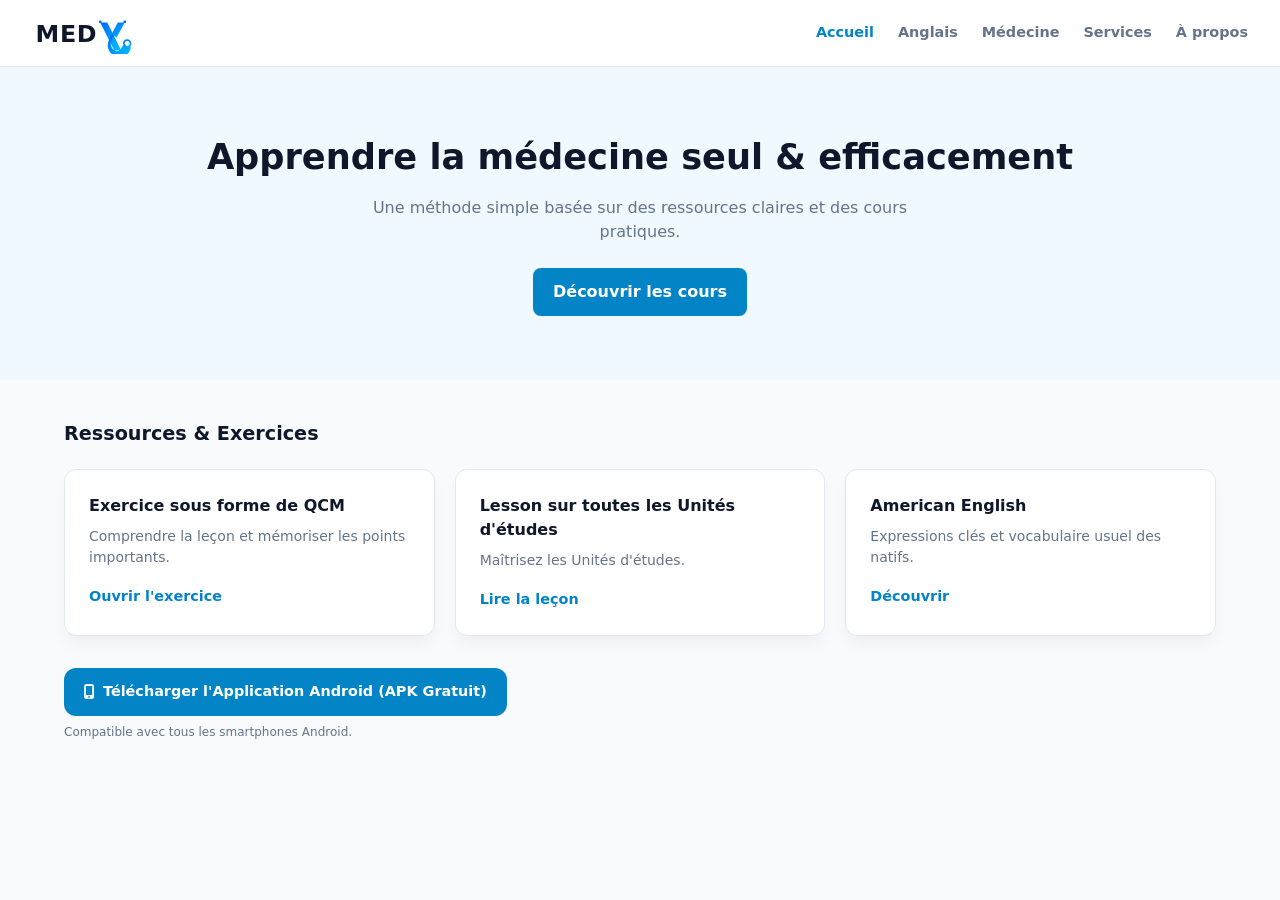
<file: index.htm>
<!DOCTYPE html>
<html lang="fr">
<head>
  <meta charset="UTF-8">
  <meta name="viewport" content="width=device-width, initial-scale=1.0">
  <title>MedX - Apprendre la médecine seul & efficacement avec MedX</title>
  <!-- FontAwesome pour les icônes de la page -->
  <link href="https://cdnjs.cloudflare.com/ajax/libs/font-awesome/6.0.0/css/all.min.css" rel="stylesheet">

  <style>
    :root {
      --primary: #0284c7;
      --primary-dark: #0369a1;
      --bg-main: #f8fafc;
      --surface: #ffffff;
      --text-main: #0f172a;
      --text-muted: #64748b;
      --border: #e2e8f0;
      --shadow: 0 10px 15px -3px rgba(0,0,0,0.05);
      --radius: 12px;
    }

    * { box-sizing: border-box; margin: 0; padding: 0; font-family: 'Segoe UI', system-ui, -apple-system, sans-serif; }
    body { background: var(--bg-main); color: var(--text-main); line-height: 1.5; }

    /* En-tête / Navigation */
    header {
      background: var(--surface);
      border-bottom: 1px solid var(--border);
      padding: 0.75rem 2rem;
      display: flex;
      justify-content: space-between;
      align-items: center;
      position: sticky;
      top: 0;
      z-index: 100;
    }

    /* Style du conteneur du Logo SVG */
    .brand-logo-svg {
      display: flex;
      align-items: center;
      text-decoration: none;
      height: 42px;
      transition: opacity 0.2s ease;
    }
    .brand-logo-svg:hover {
      opacity: 0.9;
    }
    .brand-logo-svg svg {
      height: 100%;
      width: auto;
    }

    /* Liens de Navigation */
    .nav-links {
      display: flex;
      gap: 1.5rem;
    }

    .nav-links a {
      text-decoration: none;
      color: var(--text-muted);
      font-size: 0.9rem;
      font-weight: 600;
      transition: color 0.2s;
    }

    .nav-links a:hover,
    .nav-links a.active {
      color: var(--primary);
    }

    /* Hero Section */
    .hero {
      background: #f0f9ff;
      padding: 4rem 1.5rem;
      text-align: center;
    }
    .hero h1 { font-size: 2.2rem; margin-bottom: 0.75rem; color: var(--text-main); font-weight: 800; }
    .hero p { color: var(--text-muted); max-width: 600px; margin: 0 auto 1.5rem auto; }
    .btn-hero {
      background: var(--primary);
      color: white;
      text-decoration: none;
      padding: 0.75rem 1.25rem;
      border-radius: 8px;
      font-weight: 600;
      display: inline-block;
      transition: background 0.2s;
    }
    .btn-hero:hover { background: var(--primary-dark); }

    /* Section Ressources */
    .container { max-width: 1200px; margin: 2.5rem auto; padding: 0 1.5rem; }
    .section-title { font-size: 1.2rem; font-weight: 700; margin-bottom: 1.25rem; }
    
    .grid-cards {
      display: grid;
      grid-template-columns: repeat(auto-fit, minmax(280px, 1fr));
      gap: 1.25rem;
      margin-bottom: 2rem;
    }

    .card {
      background: var(--surface);
      border: 1px solid var(--border);
      border-radius: var(--radius);
      padding: 1.5rem;
      box-shadow: var(--shadow);
    }
    .card h3 { font-size: 1rem; font-weight: 700; margin-bottom: 0.5rem; }
    .card p { font-size: 0.875rem; color: var(--text-muted); margin-bottom: 1rem; }
    .card a { color: var(--primary); font-weight: 600; text-decoration: none; font-size: 0.9rem; }
    .card a:hover { text-decoration: underline; }

    /* Bouton Téléchargement App */
    .btn-app {
      background: var(--primary);
      color: white;
      text-decoration: none;
      padding: 0.85rem 1.25rem;
      border-radius: 12px;
      font-weight: 700;
      font-size: 0.9rem;
      display: inline-flex;
      align-items: center;
      gap: 0.5rem;
      transition: background 0.2s;
    }
    .btn-app:hover { background: var(--primary-dark); }
    .app-note { font-size: 0.75rem; color: var(--text-muted); margin-top: 0.4rem; }
  </style>
</head>
<body>

  <!-- BARRE DE NAVIGATION AVEC LOGO VECTORIEL MEDX -->
  <header>
    <a href="index.html" class="brand-logo-svg" title="MedX Accueil">
      <svg xmlns="http://www.w3.org/2000/svg" viewBox="0 0 320 120">
        <defs>
          <linearGradient id="medGradient" x1="0%" y1="0%" x2="100%" y2="100%">
            <stop offset="0%" stop-color="#0066FF" />
            <stop offset="100%" stop-color="#00C6FF" />
          </linearGradient>
        </defs>

        <!-- Texte MED -->
        <text x="10" y="85" font-family="'Segoe UI', Roboto, sans-serif" font-size="68" font-weight="800" fill="#0F172A" letter-spacing="2">
          MED
        </text>

        <!-- X Vectoriel Stéthoscope -->
        <g transform="translate(170, 10)">
          <!-- Branche gauche du X -->
          <path d="M 25 20 L 45 20 L 85 100 L 65 100 Z" fill="url(#medGradient)" />
          
          <!-- Branche droite du X -->
          <path d="M 75 20 L 58 53 L 72 63 L 95 20 Z" fill="url(#medGradient)" />
          
          <!-- Boucle stéthoscope -->
          <path d="M 58 53 C 45 75 40 95 60 112 C 75 125 100 120 110 100 C 115 90 110 80 100 80 C 90 80 88 92 82 98 C 75 105 65 102 58 92 C 52 82 55 70 65 58 Z" fill="url(#medGradient)" />

          <!-- Pavillon du stéthoscope -->
          <circle cx="102" cy="80" r="12" fill="url(#medGradient)" />
          <circle cx="102" cy="80" r="7" fill="#FFFFFF" />
          
          <!-- Embouts auriculaires -->
          <circle cx="25" cy="18" r="4" fill="#0066FF" />
          <circle cx="95" cy="18" r="4" fill="#0066FF" />
        </g>
      </svg>
    </a>

    <nav class="nav-links">
      <a href="index.html" class="active">Accueil</a>
      <a href="anglais.html">Anglais</a>
      <a href="medecine.html">Médecine</a>
      <a href="contact.html">Services</a>
      <a href="un propos.html">À propos</a>
    </nav>
  </header>

  <!-- HERO SECTION -->
  <section class="hero">
    <h1>Apprendre la médecine seul & efficacement</h1>
    <p>Une méthode simple basée sur des ressources claires et des cours pratiques.</p>
    <a href="medecine.html" class="btn-hero">Découvrir les cours</a>
  </section>

  <!-- CONTENU PRINCIPAL -->
  <main class="container">
    <h2 class="section-title">Ressources & Exercices</h2>

    <div class="grid-cards">
      <div class="card">
        <h3>Exercice sous forme de QCM</h3>
        <p>Comprendre la leçon et mémoriser les points importants.</p>
        <a href="#">Ouvrir l'exercice</a>
      </div>

      <div class="card">
        <h3>Lesson sur toutes les Unités d'études</h3>
        <p>Maîtrisez les Unités d'études.</p>
        <a href="medecine.html">Lire la leçon</a>
      </div>

      <div class="card">
        <h3>American English</h3>
        <p>Expressions clés et vocabulaire usuel des natifs.</p>
        <a href="#">Découvrir</a>
      </div>
    </div>

    <!-- TÉLÉCHARGEMENT APK -->
    <div>
      <a href="#" class="btn-app">
        <i class="fa-solid fa-mobile-screen-button"></i> Télécharger l'Application Android (APK Gratuit)
      </a>
      <div class="app-note">Compatible avec tous les smartphones Android.</div>
    </div>
  </main>
</body>
</html>
</file>
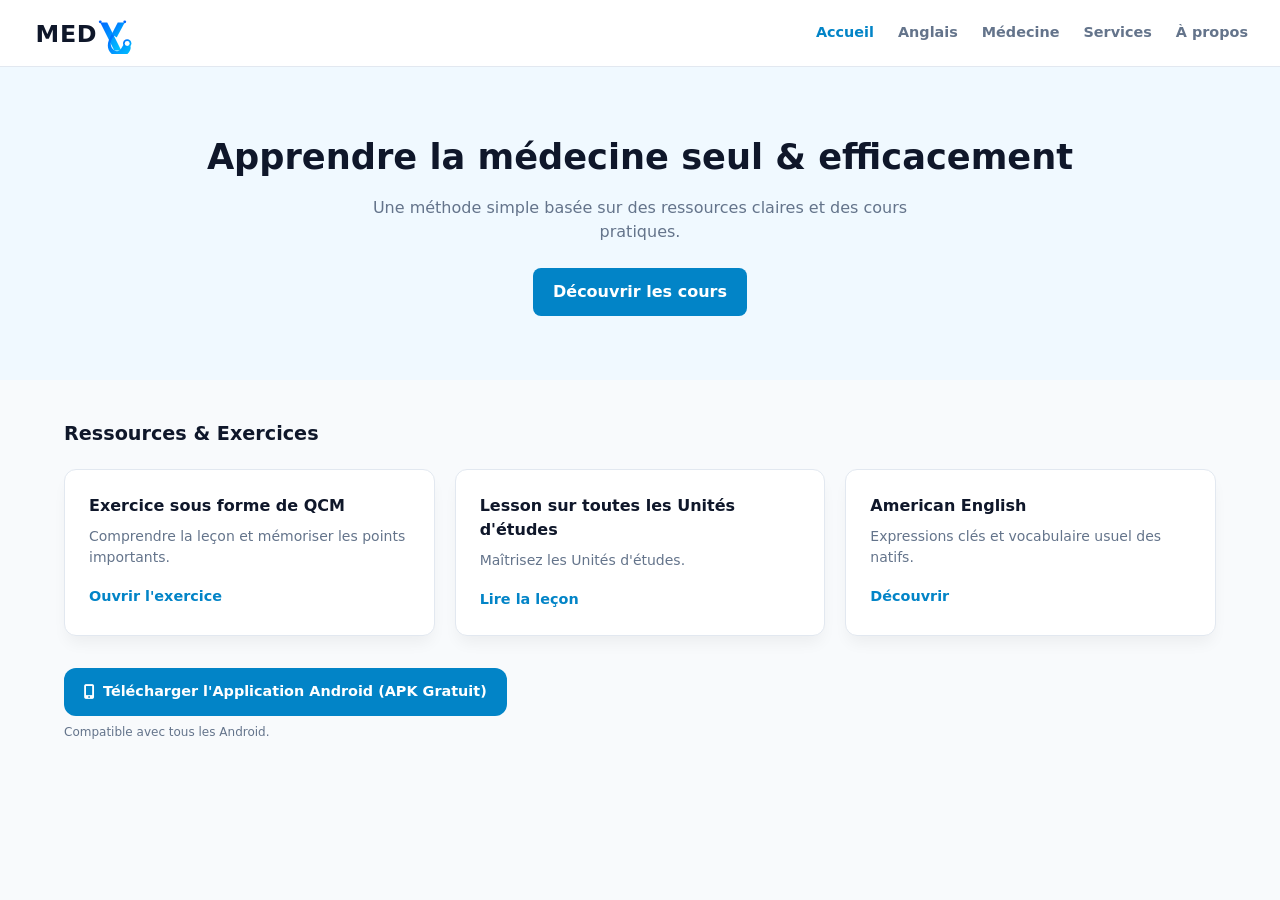
<file: index.html>
<!DOCTYPE html>
<html lang="fr">
<head>
  <meta charset="UTF-8">
  <meta name="viewport" content="width=device-width, initial-scale=1.0">
  <title>MedX - Apprendre la médecine seul & efficacement avec MedX</title>
  <!-- FontAwesome pour les icônes de la page -->
  <link href="https://cdnjs.cloudflare.com/ajax/libs/font-awesome/6.0.0/css/all.min.css" rel="stylesheet">

  <style>
    :root {
      --primary: #0284c7;
      --primary-dark: #0369a1;
      --bg-main: #f8fafc;
      --surface: #ffffff;
      --text-main: #0f172a;
      --text-muted: #64748b;
      --border: #e2e8f0;
      --shadow: 0 10px 15px -3px rgba(0,0,0,0.05);
      --radius: 12px;
    }

    * { box-sizing: border-box; margin: 0; padding: 0; font-family: 'Segoe UI', system-ui, -apple-system, sans-serif; }
    body { background: var(--bg-main); color: var(--text-main); line-height: 1.5; }

    /* En-tête / Navigation */
    header {
      background: var(--surface);
      border-bottom: 1px solid var(--border);
      padding: 0.75rem 2rem;
      display: flex;
      justify-content: space-between;
      align-items: center;
      position: sticky;
      top: 0;
      z-index: 100;
    }

    /* Style du conteneur du Logo SVG */
    .brand-logo-svg {
      display: flex;
      align-items: center;
      text-decoration: none;
      height: 42px;
      transition: opacity 0.2s ease;
    }
    .brand-logo-svg:hover {
      opacity: 0.9;
    }
    .brand-logo-svg svg {
      height: 100%;
      width: auto;
    }

    /* Liens de Navigation */
    .nav-links {
      display: flex;
      gap: 1.5rem;
    }

    .nav-links a {
      text-decoration: none;
      color: var(--text-muted);
      font-size: 0.9rem;
      font-weight: 600;
      transition: color 0.2s;
    }

    .nav-links a:hover,
    .nav-links a.active {
      color: var(--primary);
    }

    /* Hero Section */
    .hero {
      background: #f0f9ff;
      padding: 4rem 1.5rem;
      text-align: center;
    }
    .hero h1 { font-size: 2.2rem; margin-bottom: 0.75rem; color: var(--text-main); font-weight: 800; }
    .hero p { color: var(--text-muted); max-width: 600px; margin: 0 auto 1.5rem auto; }
    .btn-hero {
      background: var(--primary);
      color: white;
      text-decoration: none;
      padding: 0.75rem 1.25rem;
      border-radius: 8px;
      font-weight: 600;
      display: inline-block;
      transition: background 0.2s;
    }
    .btn-hero:hover { background: var(--primary-dark); }

    /* Section Ressources */
    .container { max-width: 1200px; margin: 2.5rem auto; padding: 0 1.5rem; }
    .section-title { font-size: 1.2rem; font-weight: 700; margin-bottom: 1.25rem; }
    
    .grid-cards {
      display: grid;
      grid-template-columns: repeat(auto-fit, minmax(280px, 1fr));
      gap: 1.25rem;
      margin-bottom: 2rem;
    }

    .card {
      background: var(--surface);
      border: 1px solid var(--border);
      border-radius: var(--radius);
      padding: 1.5rem;
      box-shadow: var(--shadow);
    }
    .card h3 { font-size: 1rem; font-weight: 700; margin-bottom: 0.5rem; }
    .card p { font-size: 0.875rem; color: var(--text-muted); margin-bottom: 1rem; }
    .card a { color: var(--primary); font-weight: 600; text-decoration: none; font-size: 0.9rem; }
    .card a:hover { text-decoration: underline; }

    /* Bouton Téléchargement App */
    .btn-app {
      background: var(--primary);
      color: white;
      text-decoration: none;
      padding: 0.85rem 1.25rem;
      border-radius: 12px;
      font-weight: 700;
      font-size: 0.9rem;
      display: inline-flex;
      align-items: center;
      gap: 0.5rem;
      transition: background 0.2s;
    }
    .btn-app:hover { background: var(--primary-dark); }
    .app-note { font-size: 0.75rem; color: var(--text-muted); margin-top: 0.4rem; }
  </style>
</head>
<body>

  <!-- BARRE DE NAVIGATION AVEC LOGO VECTORIEL MEDX -->
  <header>
    <a href="index.html" class="brand-logo-svg" title="MedX Accueil">
      <svg xmlns="http://www.w3.org/2000/svg" viewBox="0 0 320 120">
        <defs>
          <linearGradient id="medGradient" x1="0%" y1="0%" x2="100%" y2="100%">
            <stop offset="0%" stop-color="#0066FF" />
            <stop offset="100%" stop-color="#00C6FF" />
          </linearGradient>
        </defs>

        <!-- Texte MED -->
        <text x="10" y="85" font-family="'Segoe UI', Roboto, sans-serif" font-size="68" font-weight="800" fill="#0F172A" letter-spacing="2">
          MED
        </text>

        <!-- X Vectoriel Stéthoscope -->
        <g transform="translate(170, 10)">
          <!-- Branche gauche du X -->
          <path d="M 25 20 L 45 20 L 85 100 L 65 100 Z" fill="url(#medGradient)" />
          
          <!-- Branche droite du X -->
          <path d="M 75 20 L 58 53 L 72 63 L 95 20 Z" fill="url(#medGradient)" />
          
          <!-- Boucle stéthoscope -->
          <path d="M 58 53 C 45 75 40 95 60 112 C 75 125 100 120 110 100 C 115 90 110 80 100 80 C 90 80 88 92 82 98 C 75 105 65 102 58 92 C 52 82 55 70 65 58 Z" fill="url(#medGradient)" />

          <!-- Pavillon du stéthoscope -->
          <circle cx="102" cy="80" r="12" fill="url(#medGradient)" />
          <circle cx="102" cy="80" r="7" fill="#FFFFFF" />
          
          <!-- Embouts auriculaires -->
          <circle cx="25" cy="18" r="4" fill="#0066FF" />
          <circle cx="95" cy="18" r="4" fill="#0066FF" />
        </g>
      </svg>
    </a>

    <nav class="nav-links">
      <a href="index.html" class="active">Accueil</a>
      <a href="anglais.htm">Anglais</a>
      <a href="medecine.htm">Médecine</a>
      <a href="contact.htm">Services</a>
      <a href="un propos.htm">À propos</a>
    </nav>
  </header>

  <!-- HERO SECTION -->
  <section class="hero">
    <h1>Apprendre la médecine seul & efficacement</h1>
    <p>Une méthode simple basée sur des ressources claires et des cours pratiques.</p>
    <a href="medecine.html" class="btn-hero">Découvrir les cours</a>
  </section>

  <!-- CONTENU PRINCIPAL -->
  <main class="container">
    <h2 class="section-title">Ressources & Exercices</h2>

    <div class="grid-cards">
      <div class="card">
        <h3>Exercice sous forme de QCM</h3>
        <p>Comprendre la leçon et mémoriser les points importants.</p>
        <a href="#">Ouvrir l'exercice</a>
      </div>

      <div class="card">
        <h3>Lesson sur toutes les Unités d'études</h3>
        <p>Maîtrisez les Unités d'études.</p>
        <a href="medecine.html">Lire la leçon</a>
      </div>

      <div class="card">
        <h3>American English</h3>
        <p>Expressions clés et vocabulaire usuel des natifs.</p>
        <a href="#">Découvrir</a>
      </div>
    </div>

    <!-- TÉLÉCHARGEMENT APK -->
    <div>
      <a href="#" class="btn-app">
        <i class="fa-solid fa-mobile-screen-button"></i> Télécharger l'Application Android (APK Gratuit)
      </a>
      <div class="app-note">Compatible avec tous les Android.</div>
    </div>
  </main>
</body>
</html>
</file>
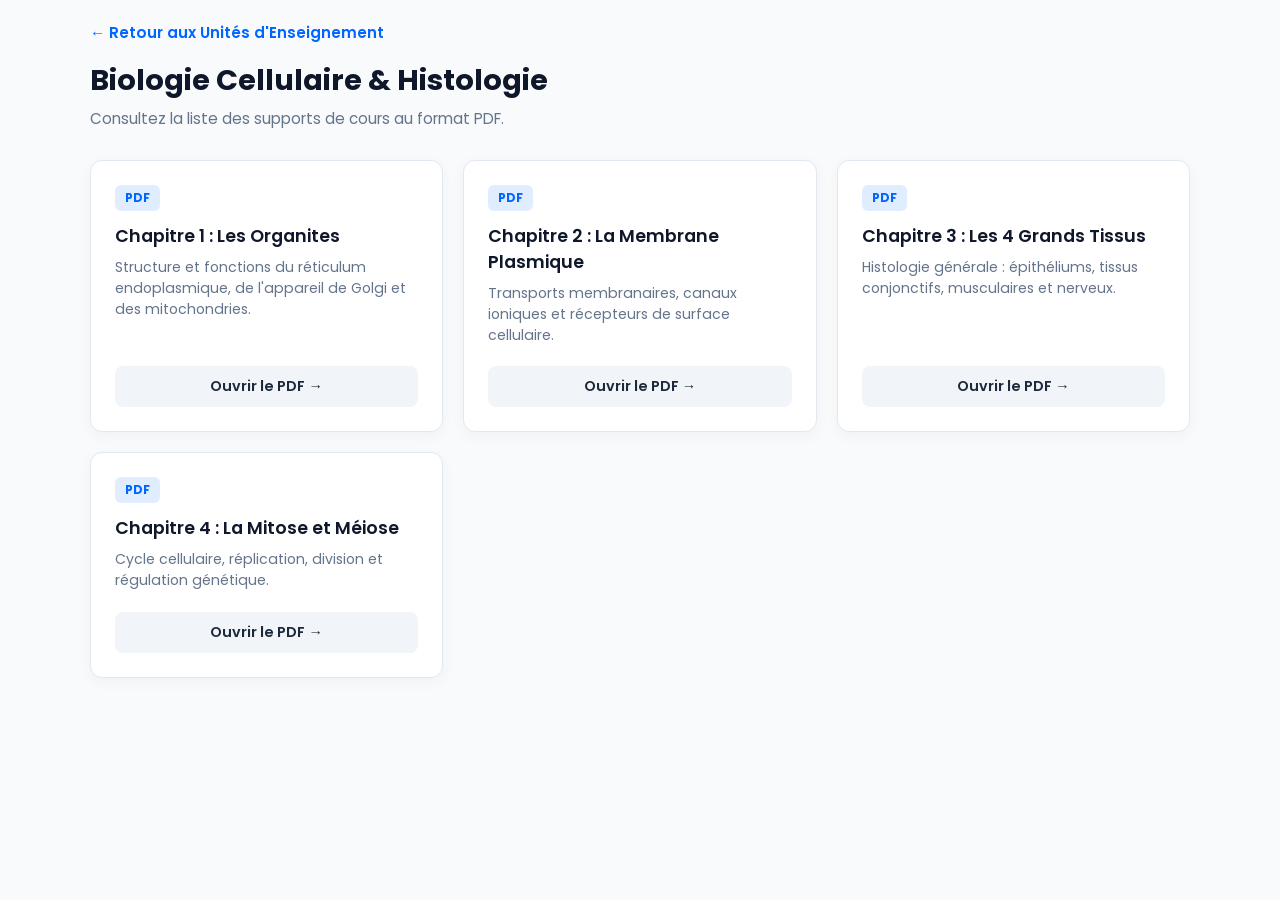
<file: biocell et tissu.htm>
<!DOCTYPE html>
<html lang="fr">
<head>
    <meta charset="UTF-8">
    <meta name="viewport" content="width=device-width, initial-scale=1.0">
    <title>Biologie Cellulaire - MedX</title>

    <!-- Police Poppins -->
    <link rel="preconnect" href="https://fonts.googleapis.com">
    <link
href="https://fonts.googleapis.com/css2?family=Poppins:wght@400;500;600;700&display=s
wap" rel="stylesheet">

    <style>
        /* Styles Globaux */
        * {
            box-sizing: border-box;
            margin: 0;
            padding: 0;
        }

        body {
            font-family: 'Poppins', sans-serif;
            background-color: #f8fafc;
            color: #1e293b;
            padding: 20px;
        }

        /* En-tête */
        .header-ue {
            max-width: 1100px;
            margin: 0 auto 30px auto;
        }

        .btn-back {
            display: inline-block;
            color: #0066ff;
            text-decoration: none;
            font-weight: 600;
            font-size: 0.95rem;
            margin-bottom: 15px;
            transition: transform 0.2s;
        }

        .btn-back:hover {
            transform: translateX(-4px);
        }

        .header-ue h2 {
            font-size: 1.8rem;
            font-weight: 700;
            color: #0f172a;
            margin-bottom: 5px;
        }

        .header-ue p {
            color: #64748b;
            font-size: 0.95rem;
        }

        /* Grille de Cartes */
        .courses-container {
            max-width: 1100px;
            margin: 0 auto;
        }

        .grid-courses {
            display: grid;
            grid-template-columns: repeat(auto-fit, minmax(280px, 1fr));
            gap: 20px;
        }

        /* Style des Cartes PDF */
        .card-pdf {
            background: #ffffff;
            border-radius: 12px;
            padding: 24px;
            box-shadow: 0 4px 15px rgba(0, 0, 0, 0.04);
            border: 1px solid #e2e8f0;
            display: flex;
            flex-direction: column;
            justify-content: space-between;
            transition: transform 0.2s, box-shadow 0.2s;
        }

        .card-pdf:hover {
            transform: translateY(-3px);
            box-shadow: 0 8px 20px rgba(0, 0, 0, 0.08);
        }

        .badge-pdf {
            background-color: #e0edff;
            color: #0066ff;
            font-weight: 700;
            font-size: 0.75rem;
            padding: 4px 10px;
            border-radius: 6px;
            width: fit-content;
            margin-bottom: 12px;
        }

        .card-pdf h4 {
            margin: 0 0 8px 0;
            color: #0f172a;
            font-size: 1.1rem;
            font-weight: 600;
        }

        .card-pdf p {
            color: #64748b;
            font-size: 0.88rem;
            line-height: 1.5;
            margin-bottom: 20px;
            flex-grow: 1;
        }

        .btn-open {
            background-color: #f1f5f9;
            color: #1e293b;
            text-align: center;
            padding: 10px;
            border-radius: 8px;
            text-decoration: none;
            font-weight: 600;
            font-size: 0.9rem;
            transition: all 0.2s ease;
        }

        .btn-open:hover {
            background-color: #0066ff;
            color: #ffffff;
        }
    </style>
</head>
<body oncontextmenu="return false;">

    <!-- Navigation / En-tête -->
    <header class="header-ue">
        <a href="medecine.htm" class="btn-back">← Retour aux Unités d'Enseignement</a>
        <h2>Biologie Cellulaire & Histologie</h2>
        <p>Consultez la liste des supports de cours au format PDF.</p>
    </header>

    <!-- Section des Cartes PDF -->
    <main class="courses-container">
        <div class="grid-courses">

            <!-- Carte PDF 1 -->
            <div class="card-pdf">
                <div>
                    <div class="badge-pdf">PDF</div>
                    <h4>Chapitre 1 : Les Organites</h4>
                    <p>Structure et fonctions du réticulum endoplasmique, de l'appareil de Golgi et des
mitochondries.</p>
                </div>
                <a href="pdf/bio-chapitre1.pdf#toolbar=0" target="_blank" class="btn-open">Ouvrir le
PDF →</a>
            </div>

            <!-- Carte PDF 2 -->
            <div class="card-pdf">
                <div>
                    <div class="badge-pdf">PDF</div>
                    <h4>Chapitre 2 : La Membrane Plasmique</h4>
                    <p>Transports membranaires, canaux ioniques et récepteurs de surface
cellulaire.</p>
                </div>
                <a href="pdf/bio-chapitre2.pdf#toolbar=0" target="_blank" class="btn-open">Ouvrir le
PDF →</a>
            </div>

            <!-- Carte PDF 3 -->
            <div class="card-pdf">
                <div>
                    <div class="badge-pdf">PDF</div>
                    <h4>Chapitre 3 : Les 4 Grands Tissus</h4>
                    <p>Histologie générale : épithéliums, tissus conjonctifs, musculaires et nerveux.</p>
                </div>
                <a href="pdf/bio-chapitre3.pdf#toolbar=0" target="_blank" class="btn-open">Ouvrir le
PDF →</a>
            </div>

            <!-- Carte PDF 4 -->
            <div class="card-pdf">
                <div>
                    <div class="badge-pdf">PDF</div>
                    <h4>Chapitre 4 : La Mitose et Méiose</h4>
                    <p>Cycle cellulaire, réplication, division et régulation génétique.</p>
                </div>
                <a href="pdf/bio-chapitre4.pdf#toolbar=0" target="_blank" class="btn-open">Ouvrir le
PDF →</a>
            </div>
</div>
</main>
</body>
</html>
</file>
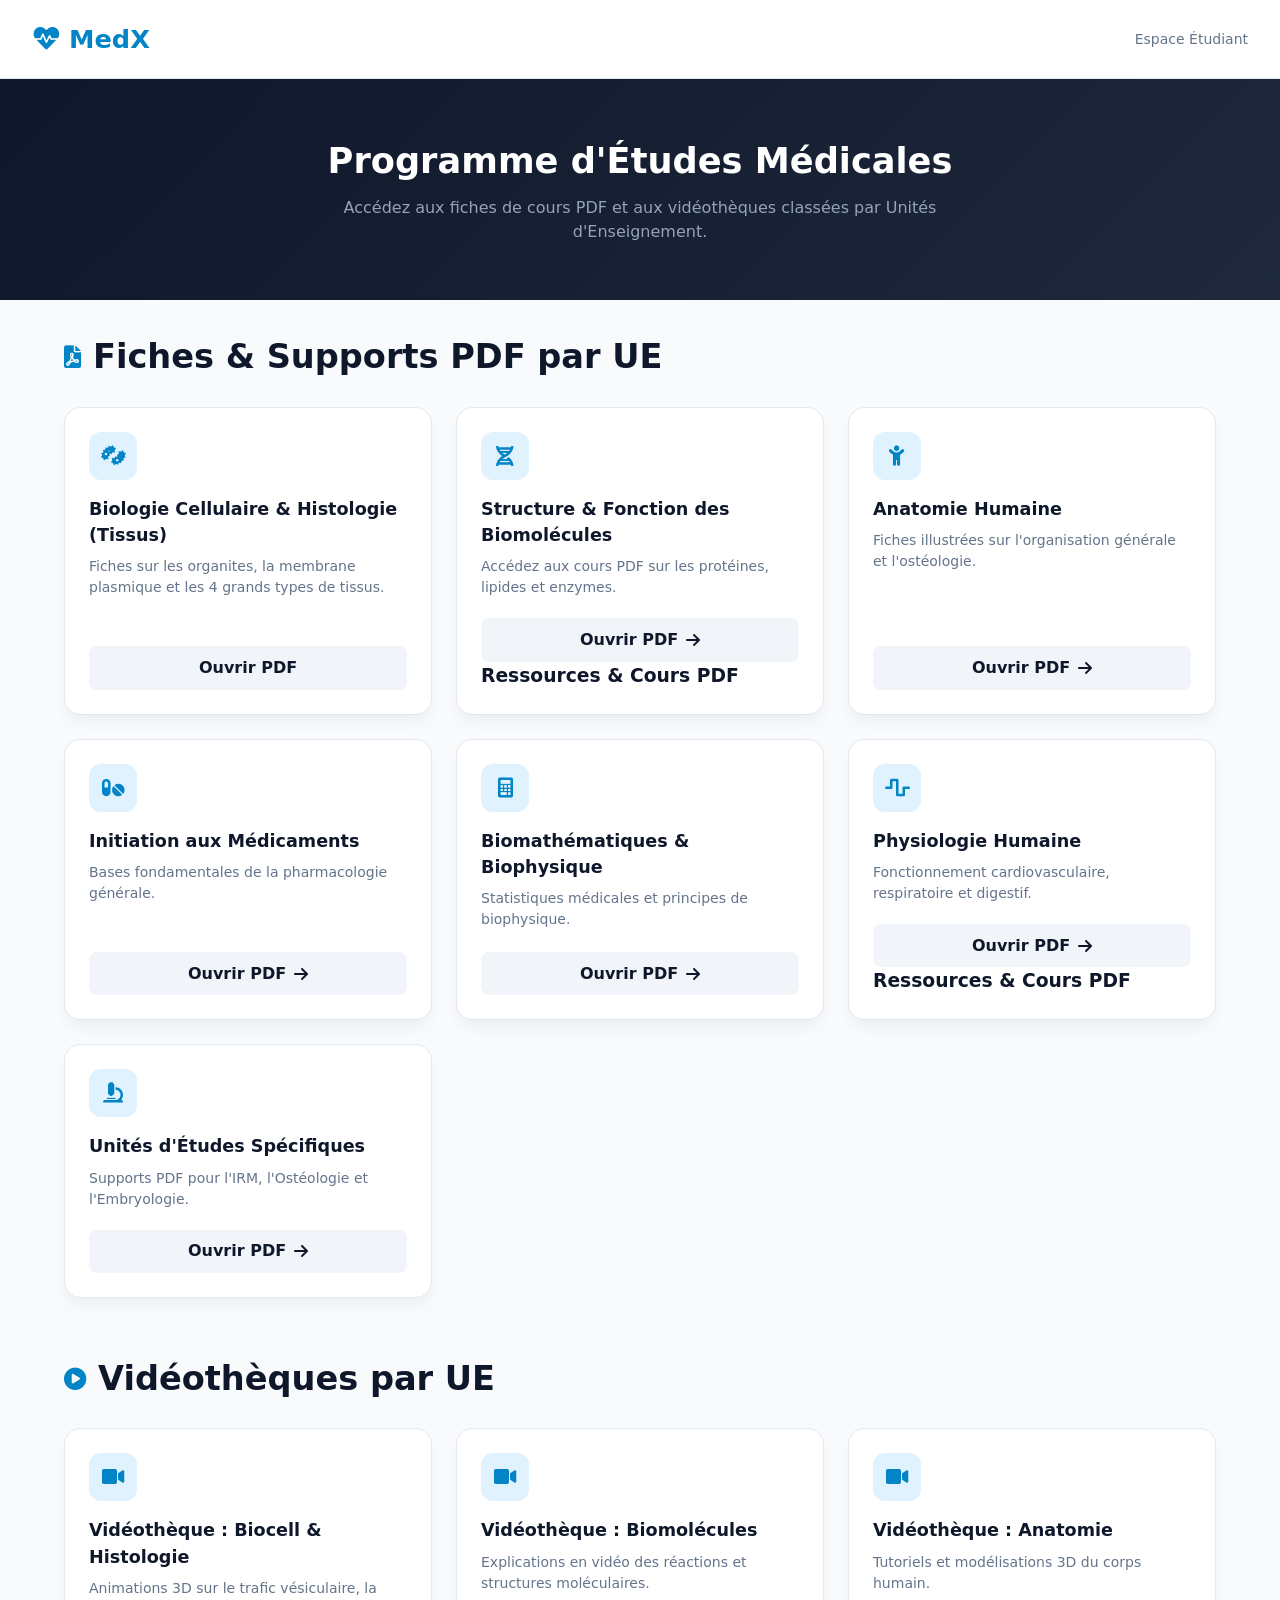
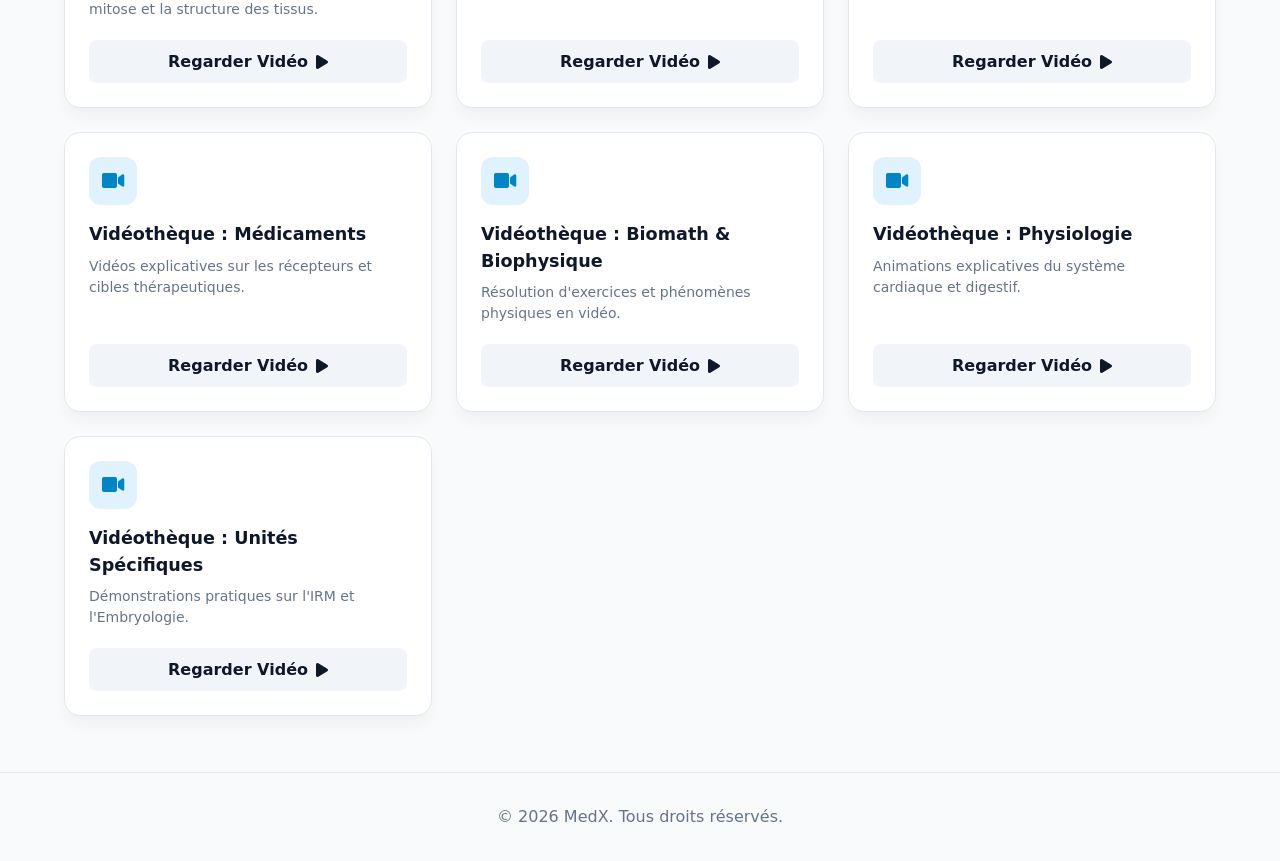
<file: medecine.htm>
<!DOCTYPE html>
<html lang="fr">
<head>
  <meta charset="UTF-8">
  <meta name="viewport" content="width=device-width, initial-scale=1.0">
  <title>MedX - Plateforme d'Apprentissage Médical</title>
 <link href="https://cdnjs.cloudflare.com/ajax/libs/font-awesome/6.0.0/css/all.min.css" rel="stylesheet">
  <style>
    :root {
      --primary: #0284c7;
      --primary-dark: #0369a1;
      --bg-main: #f8fafc;
      --surface: #ffffff;
      --text-main: #0f172a;
      --text-muted: #64748b;
      --border: #e2e8f0;
      --shadow: 0 10px 15px -3px rgba(0,0,0,0.05);
      --radius: 16px;
    }

    * { box-sizing: border-box; margin: 0; padding: 0; font-family: 'Segoe UI', system-ui, sans-serif; }
    body { background: var(--bg-main); color: var(--text-main); line-height: 1.5; }

    header {
      background: var(--surface);
      border-bottom: 1px solid var(--border);
      padding: 1.25rem 2rem;
      display: flex; justify-content: space-between; align-items: center;
      position: sticky; top: 0; z-index: 100;
    }
    .logo { font-size: 1.6rem; font-weight: 800; color: var(--primary); text-decoration: none; display: flex; align-items: center; gap: 0.5rem; }

    .hero {
      background: linear-gradient(135deg, #0f172a 0%, #1e293b 100%);
      color: white; padding: 3.5rem 1.5rem; text-align: center;
    }
    .hero h1 { font-size: 2.2rem; margin-bottom: 0.5rem; }
    .hero p { color: #94a3b8; max-width: 600px; margin: 0 auto; }

    .container { max-width: 1200px; margin: 2rem auto; padding: 0 1.5rem; }

    .section-title {
      font-size: 1.4rem; font-weight: 700; margin-bottom: 1.5rem;
      display: flex; align-items: center; gap: 0.75rem; color: var(--text-main);
    }
    .section-title i { color: var(--primary); }

    /* Grille de cartes */
    .grid-cards {
      display: grid;
      grid-template-columns: repeat(auto-fit, minmax(280px, 1fr));
      gap: 1.5rem;
      margin-bottom: 3.5rem;
    }
    
    .card-item {
      background: var(--surface);
      border: 1px solid var(--border);
      border-radius: var(--radius);
      padding: 1.5rem;
      box-shadow: var(--shadow);
      transition: all 0.2s ease;
      display: flex;
      flex-direction: column;
      justify-content: space-between;
    }
    .card-item:hover { transform: translateY(-4px); border-color: var(--primary); }
    
    .card-icon {
      width: 48px; height: 48px;
      background: #e0f2fe; color: var(--primary);
      border-radius: 12px;
      display: flex; align-items: center; justify-content: center;
      font-size: 1.25rem; margin-bottom: 1rem;
    }
    .card-title { font-size: 1.1rem; font-weight: 600; margin-bottom: 0.5rem; }
    .card-desc { font-size: 0.875rem; color: var(--text-muted); margin-bottom: 1.25rem; }
    
    .btn-action {
      background: #f1f5f9; color: var(--text-main);
      border: none; padding: 0.6rem 1rem;
      border-radius: 8px; font-weight: 600;
      text-decoration: none; text-align: center;
      display: inline-flex; align-items: center; justify-content: center; gap: 0.5rem;
      cursor: pointer; transition: 0.2s;
    }
    .btn-action:hover { background: var(--primary); color: white; }

    footer { text-align: center; padding: 2rem; color: var(--text-muted); border-top: 1px solid var(--border); margin-top: 3rem; }
  </style>
</head>
<body>

  <header>
    <a href="#" class="logo"><i class="fa-solid fa-heart-pulse"></i> MedX</a>
    <span style="font-size: 0.875rem; color: var(--text-muted);">Espace Étudiant</span>
  </header>

  <section class="hero">
    <h1>Programme d'Études Médicales</h1>
    <p>Accédez aux fiches de cours PDF et aux vidéothèques classées par Unités d'Enseignement.</p>
  </section>

  <main class="container">

    <!-- ==================== SECTION 1 : CARTE DES PDF PAR UE ==================== -->
    <div class="section-title">
      <i class="fa-solid fa-file-pdf"></i>
      <h2>Fiches & Supports PDF par UE</h2>
    </div>

    <div class="grid-cards">
     
     
<!-- Carte PDF : Biologie Cellulaire & Histologie -->
<div class="card-item">
  <div>
    <div class="card-icon"><i class="fa-solid fa-bacteria"></i></div>
    <div class="card-title">Biologie Cellulaire & Histologie (Tissus)</div>
    <div class="card-desc">Fiches sur les organites, la membrane plasmique et les 4 grands types de tissus.</div>
  </div>
  <a href="biocell et tissu.htm" target="_blank" class="btn-action">
    Ouvrir PDF 
  </a>
</div>


      <!-- Carte PDF : Biomolécules -->
      <div class="card-item">
        <div>
          <div class="card-icon"><i class="fa-solid fa-dna"></i></div>
          <div class="card-title">Structure & Fonction des Biomolécules</div>
          <div class="card-desc">Accédez aux cours PDF sur les protéines, lipides et enzymes.</div>
        </div>
        <a href="pdf/biomolecules-cours.pdf" target="_blank" class="btn-action">
          Ouvrir PDF <i class="fa-solid fa-arrow-right"></i>
        </a>
       <section class="courses-container">
  <h3>Ressources & Cours PDF</h3>
  
  <div class="grid-courses">

  </div>
       </section>
      </div>

      <!-- Carte PDF : Anatomie -->
      <div class="card-item">
        <div>
          <div class="card-icon"><i class="fa-solid fa-child"></i></div>
          <div class="card-title">Anatomie Humaine</div>
          <div class="card-desc">Fiches illustrées sur l'organisation générale et l'ostéologie.</div>
        </div>
        <a href="pdf/anatomie-cours.pdf" target="_blank" class="btn-action">
          Ouvrir PDF <i class="fa-solid fa-arrow-right"></i>
        </a>
      </div>

      <!-- Carte PDF : Médicaments -->
      <div class="card-item">
        <div>
          <div class="card-icon"><i class="fa-solid fa-pills"></i></div>
          <div class="card-title">Initiation aux Médicaments</div>
          <div class="card-desc">Bases fondamentales de la pharmacologie générale.</div>
        </div>
        <a href="pdf/medicaments-cours.pdf" target="_blank" class="btn-action">
          Ouvrir PDF <i class="fa-solid fa-arrow-right"></i>
        </a>
      </div>

      <!-- Carte PDF : Biomath & Biophysique -->
      <div class="card-item">
        <div>
          <div class="card-icon"><i class="fa-solid fa-calculator"></i></div>
          <div class="card-title">Biomathématiques & Biophysique</div>
          <div class="card-desc">Statistiques médicales et principes de biophysique.</div>
        </div>
        <a href="pdf/biomath-cours.pdf" target="_blank" class="btn-action">
          Ouvrir PDF <i class="fa-solid fa-arrow-right"></i>
        </a>
      </div>

      <!-- Carte PDF : Physiologie -->
      <div class="card-item">
        <div>
          <div class="card-icon"><i class="fa-solid fa-wave-square"></i></div>
          <div class="card-title">Physiologie Humaine</div>
          <div class="card-desc">Fonctionnement cardiovasculaire, respiratoire et digestif.</div>
        </div>
        <a href="pdf/physiologie-cours.pdf" target="_blank" class="btn-action">
          Ouvrir PDF <i class="fa-solid fa-arrow-right"></i>
        </a>
       <section class="courses-container">
  <h3>Ressources & Cours PDF</h3>
  
  <div class="grid-courses">

  </div>
</section>

       
      </div>

      <!-- Carte PDF : Unités Spécifiques -->
      <div class="card-item">
        <div>
          <div class="card-icon"><i class="fa-solid fa-microscope"></i></div>
          <div class="card-title">Unités d'Études Spécifiques</div>
          <div class="card-desc">Supports PDF pour l'IRM, l'Ostéologie et l'Embryologie.</div>
        </div>
        <a href="pdf/specifiques-cours.pdf" target="_blank" class="btn-action">
          Ouvrir PDF <i class="fa-solid fa-arrow-right"></i>
        </a>
      </div>

    </div>


    <!-- ==================== SECTION 2 : CARTE DES VIDÉOS PAR UE ==================== -->
    <div class="section-title">
      <i class="fa-solid fa-circle-play"></i>
      <h2>Vidéothèques par UE</h2>
    </div>

    <div class="grid-cards">

<!-- Carte Vidéo : Biologie Cellulaire & Histologie -->
<div class="card-item">
  <div>
    <div class="card-icon"><i class="fa-solid fa-video"></i></div>
    <div class="card-title">Vidéothèque : Biocell & Histologie</div>
    <div class="card-desc">Animations 3D sur le trafic vésiculaire, la mitose et la structure des tissus.</div>
  </div>
  <a href="https://www.youtube.com/watch?v=EXEMPLE_ID" target="_blank" class="btn-action">
    Regarder Vidéo <i class="fa-solid fa-play"></i>
  </a>
</div>

      
      <!-- Carte Vidéo : Biomolécules -->
      <div class="card-item">
        <div>
          <div class="card-icon"><i class="fa-solid fa-video"></i></div>
          <div class="card-title">Vidéothèque : Biomolécules</div>
          <div class="card-desc">Explications en vidéo des réactions et structures moléculaires.</div>
        </div>
        <a href="https://www.youtube.com/watch?v=EXEMPLE_ID" target="_blank" class="btn-action">
          Regarder Vidéo <i class="fa-solid fa-play"></i>
        </a>
      </div>

      <!-- Carte Vidéo : Anatomie -->
      <div class="card-item">
        <div>
          <div class="card-icon"><i class="fa-solid fa-video"></i></div>
          <div class="card-title">Vidéothèque : Anatomie</div>
          <div class="card-desc">Tutoriels et modélisations 3D du corps humain.</div>
        </div>
        <a href="https://www.youtube.com/watch?v=EXEMPLE_ID" target="_blank" class="btn-action">
          Regarder Vidéo <i class="fa-solid fa-play"></i>
        </a>
      </div>

      <!-- Carte Vidéo : Médicaments -->
      <div class="card-item">
        <div>
          <div class="card-icon"><i class="fa-solid fa-video"></i></div>
          <div class="card-title">Vidéothèque : Médicaments</div>
          <div class="card-desc">Vidéos explicatives sur les récepteurs et cibles thérapeutiques.</div>
        </div>
        <a href="https://www.youtube.com/watch?v=EXEMPLE_ID" target="_blank" class="btn-action">
          Regarder Vidéo <i class="fa-solid fa-play"></i>
        </a>
      </div>

      <!-- Carte Vidéo : Biomath & Biophysique -->
      <div class="card-item">
        <div>
          <div class="card-icon"><i class="fa-solid fa-video"></i></div>
          <div class="card-title">Vidéothèque : Biomath & Biophysique</div>
          <div class="card-desc">Résolution d'exercices et phénomènes physiques en vidéo.</div>
        </div>
        <a href="https://www.youtube.com/watch?v=EXEMPLE_ID" target="_blank" class="btn-action">
          Regarder Vidéo <i class="fa-solid fa-play"></i>
        </a>
      </div>

      <!-- Carte Vidéo : Physiologie -->
      <div class="card-item">
        <div>
          <div class="card-icon"><i class="fa-solid fa-video"></i></div>
          <div class="card-title">Vidéothèque : Physiologie</div>
          <div class="card-desc">Animations explicatives du système cardiaque et digestif.</div>
        </div>
        <a href="https://www.youtube.com/watch?v=EXEMPLE_ID" target="_blank" class="btn-action">
          Regarder Vidéo <i class="fa-solid fa-play"></i>
        </a>
      </div>

      <!-- Carte Vidéo : Unités Spécifiques -->
      <div class="card-item">
        <div>
          <div class="card-icon"><i class="fa-solid fa-video"></i></div>
          <div class="card-title">Vidéothèque : Unités Spécifiques</div>
          <div class="card-desc">Démonstrations pratiques sur l'IRM et l'Embryologie.</div>
        </div>
        <a href="https://www.youtube.com/watch?v=EXEMPLE_ID" target="_blank" class="btn-action">
          Regarder Vidéo <i class="fa-solid fa-play"></i>
        </a>
      </div>

    </div>

  </main>

  <footer>
    &copy; 2026 MedX. Tous droits réservés.
  </footer>
</body>
</html>
</file>
